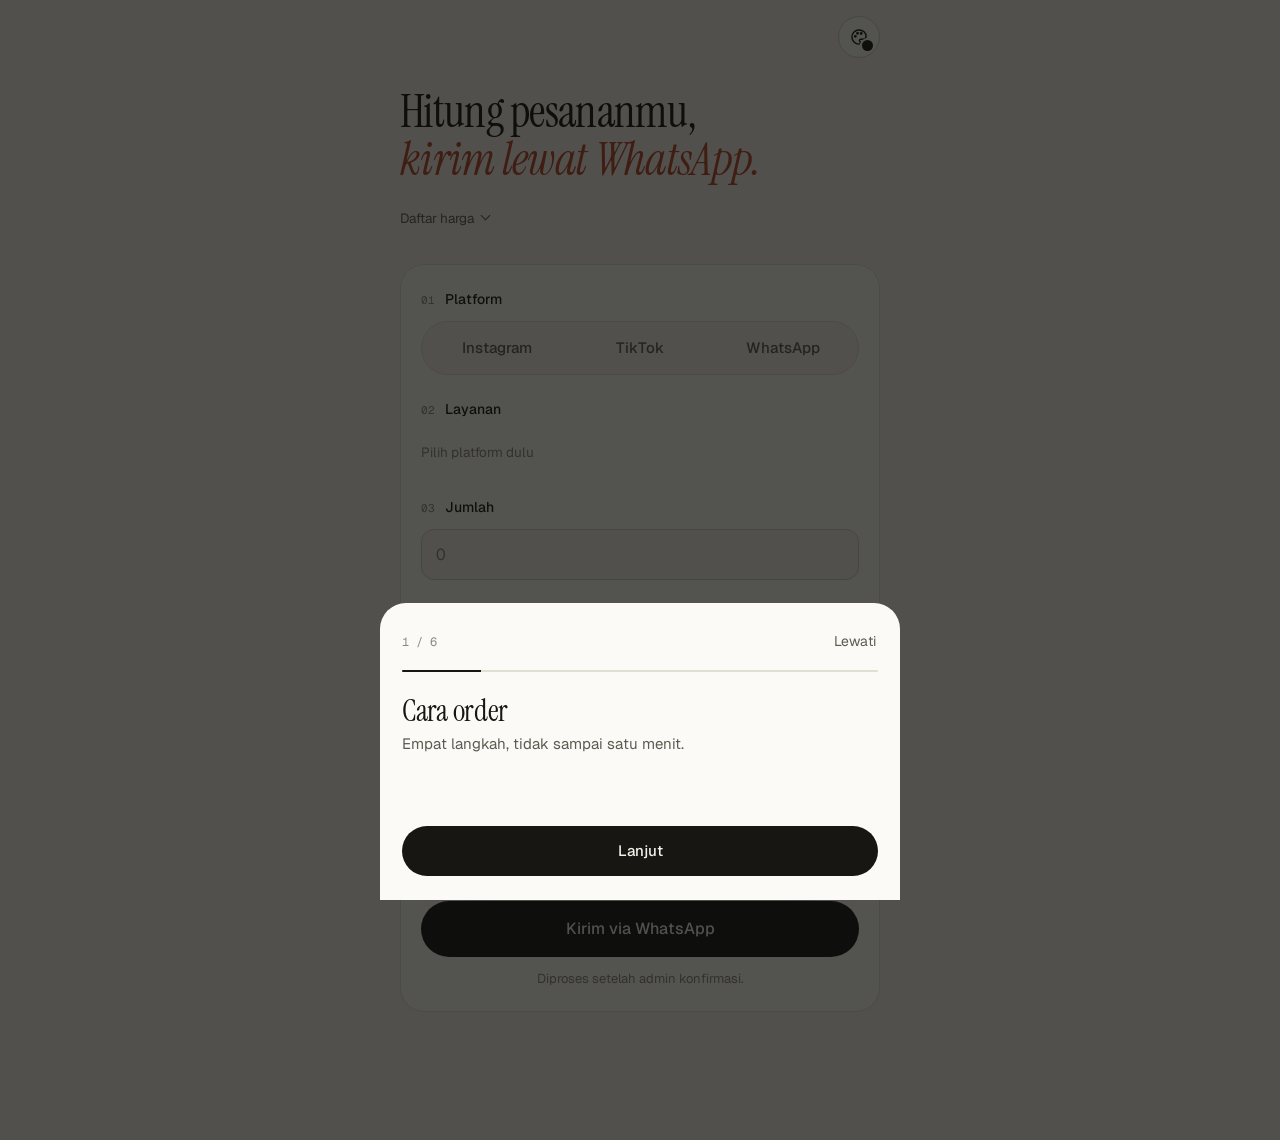
<file: index.html>
<!DOCTYPE html>
<html lang="id">
<head>
<meta charset="UTF-8">
<meta name="viewport" content="width=device-width, initial-scale=1, viewport-fit=cover">
<meta name="color-scheme" content="light dark">
<title>Suntik All Sosial Media</title>
<link rel="preconnect" href="https://fonts.googleapis.com">
<link rel="preconnect" href="https://fonts.gstatic.com" crossorigin>
<link href="https://fonts.googleapis.com/css2?family=Geist:wght@400;500;600&family=Geist+Mono:wght@400;500&family=Instrument+Serif:ital@0;1&display=swap" rel="stylesheet">
<link rel="stylesheet" href="style.css">
<script>try{var d=document.documentElement,s=localStorage;['brand','motion','ripple'].forEach(function(k){var v=s.getItem('kayz_'+k);if(v)d.setAttribute('data-'+k,v)})}catch(e){}</script>
</head>
<body>

<header class="top">
  <button class="theme-btn" id="themeBtn" type="button" aria-label="Warna dan animasi"><svg viewBox="0 0 24 24" width="20" height="20" fill="none" stroke="currentColor" stroke-width="1.7" stroke-linecap="round" stroke-linejoin="round" aria-hidden="true"><path d="M12 3.5a8.5 8.5 0 1 0 0 17c1.2 0 1.8-.8 1.8-1.6 0-1.4-1.3-1.5-1.3-2.7 0-.9.7-1.5 1.7-1.5H17a3.5 3.5 0 0 0 3.5-3.5C20.5 6.6 16.7 3.5 12 3.5z"/><circle cx="7.6" cy="11.2" r=".9" fill="currentColor"/><circle cx="10.2" cy="7.6" r=".9" fill="currentColor"/><circle cx="14.6" cy="7.8" r=".9" fill="currentColor"/></svg><i class="badge"></i></button>
</header>

<main class="wrap">

  <div class="view" id="view-theme" hidden>
    <h1>Warna<br><em>&amp; animasi.</em></h1>

    <div class="group">
      <div class="lbl">Warna</div>
      <div class="sw-list" id="swList"></div>
    </div>

    <div class="group">
      <div class="lbl">Gerak</div>
      <div class="seg" id="motionRow">
        <span class="thumb"></span>
        <button class="chip" type="button" data-k="smooth">Halus</button>
        <button class="chip" type="button" data-k="snappy">Lincah</button>
        <button class="chip" type="button" data-k="off">Mati</button>
      </div>
    </div>

    <div class="group">
      <button class="switch-row" id="rippleToggle" type="button" role="switch" aria-checked="true">
        <span>Riak saat diketuk</span>
        <i class="switch"><b></b></i>
      </button>
    </div>

    <button class="btn solid try" id="tryBtn" type="button">Coba ketuk</button>
  </div>

  <div class="view" id="view-home">
  <section class="hero rise" style="--i:0">
    <h1>Hitung pesananmu,<br><em>kirim lewat WhatsApp.</em></h1>
    <details class="prices">
      <summary>Daftar harga</summary>
      <div class="pl" id="rateGrid"></div>
    </details>
  </section>

  <section class="panel rise" style="--i:1">

    <div class="field">
      <div class="lbl"><i>01</i>Platform</div>
      <div class="seg" id="platformRow">
        <span class="thumb"></span>
        <button class="chip" type="button" data-val="Instagram (IG)">Instagram</button>
        <button class="chip" type="button" data-val="TikTok (TT)">TikTok</button>
        <button class="chip" type="button" data-val="WhatsApp (WA)">WhatsApp</button>
      </div>
      <div class="err" id="err-platform">Pilih platform.</div>
    </div>

    <div class="field">
      <div class="lbl"><i>02</i>Layanan</div>
      <div class="chip-row" id="layananRow">
        <span class="empty-hint">Pilih platform dulu</span>
      </div>
      <div class="hint" id="rateHint"></div>
      <div class="err" id="err-layanan">Pilih layanan.</div>
    </div>

    <div class="collapse" id="reactionWrap">
      <div>
        <div class="field" id="reactionField">
          <div class="lbl"><i>—</i>Reaction</div>
          <div class="chip-row" id="reactionRow">
            <button class="chip" type="button" data-val="Mix Acak (👍❤️😂😯🥺🙏)" data-emoji="👍❤️😂😯🥺🙏">Mix acak</button>
            <button class="chip" type="button" data-val="👍" data-emoji="👍">👍</button>
            <button class="chip" type="button" data-val="❤️" data-emoji="❤️">❤️</button>
            <button class="chip" type="button" data-val="😂" data-emoji="😂">😂</button>
            <button class="chip" type="button" data-val="😯" data-emoji="😯">😯</button>
            <button class="chip" type="button" data-val="🥺" data-emoji="🥺">🥺</button>
            <button class="chip" type="button" data-val="🙏" data-emoji="🙏">🙏</button>
          </div>
          <div class="err" id="err-reaction">Pilih mix atau satu emoji.</div>
        </div>
      </div>
    </div>

    <div class="field">
      <label class="lbl" for="jumlah"><i>03</i>Jumlah</label>
      <input type="number" id="jumlah" placeholder="0" min="1" step="1" inputmode="numeric">
      <div class="qty-quick" id="qtyQuick"></div>
      <div class="err" id="err-jumlah">Jumlah wajib diisi.</div>
    </div>

    <div class="field">
      <label class="lbl" for="target"><i>04</i>Target</label>
      <input type="text" id="target" inputmode="url" autocapitalize="off" autocomplete="off" spellcheck="false" placeholder="https://">
      <div class="err" id="err-target">Isi dengan link berawalan https://</div>
    </div>

    <div class="sum" id="breakdownBox">
      <div class="row"><span>Tarif</span><span id="bdRate">–</span></div>
      <div class="row"><span>Jumlah</span><span id="bdJumlah">–</span></div>
      <div class="row note off" id="bdNote"><span>Status</span><span class="note-text"><i class="dot"></i><span id="bdNoteText">–</span></span></div>
      <div class="total"><span>Total</span><strong id="bdTotal">Rp 0</strong></div>
    </div>

    <button class="cta" id="orderBtn" type="button">
      <span class="cta-a">Kirim via WhatsApp</span>
      <span class="cta-b">
        <svg class="chk" viewBox="0 0 24 24" width="18" height="18" fill="none" stroke="currentColor" stroke-width="2.2" stroke-linecap="round" stroke-linejoin="round" aria-hidden="true"><path d="M5 12.5l4.5 4.5L19 7.5" pathLength="1"/></svg>
        Membuka WhatsApp
      </span>
    </button>
    <p class="after">Diproses setelah admin konfirmasi.</p>
  </section>
  </div>

  <div class="view" id="view-support" hidden>
    <h1>Butuh<br><em>bantuan?</em></h1>
    <div class="rows">
      <button class="list-row" id="guideTour" type="button">Tutorial pesan <span>→</span></button>
      <a class="list-row" id="linkChat" href="#" target="_blank" rel="noopener">Admin <span id="linkChatNum"></span></a>
      <a class="list-row" id="linkChannel" href="#" target="_blank" rel="noopener">Saluran WhatsApp <span>↗</span></a>
      <a class="list-row" id="linkGroup" href="#" target="_blank" rel="noopener">Grup WhatsApp <span>↗</span></a>
    </div>
  </div>

</main>

<nav class="nav" id="nav" aria-label="Menu">
  <span class="nav-thumb"></span>
  <button class="tab" type="button" data-v="theme"><svg viewBox="0 0 24 24" width="20" height="20" fill="none" stroke="currentColor" stroke-width="1.8" stroke-linecap="round" stroke-linejoin="round" aria-hidden="true"><path d="M4 8h9M17 8h3M4 16h3M11 16h9"/><circle cx="15" cy="8" r="2"/><circle cx="9" cy="16" r="2"/></svg><span>Warna/Animasi</span></button>
  <button class="tab active" type="button" data-v="home"><svg viewBox="0 0 24 24" width="20" height="20" fill="none" stroke="currentColor" stroke-width="1.8" stroke-linecap="round" stroke-linejoin="round" aria-hidden="true"><path d="M4 11.5 12 5l8 6.5V19a1 1 0 0 1-1 1h-4v-5H9v5H5a1 1 0 0 1-1-1z"/></svg><span>Home</span></button>
  <button class="tab" type="button" data-v="support"><svg viewBox="0 0 24 24" width="20" height="20" fill="none" stroke="currentColor" stroke-width="1.8" stroke-linecap="round" stroke-linejoin="round" aria-hidden="true"><path d="M5 6h14a1 1 0 0 1 1 1v9a1 1 0 0 1-1 1h-8l-4 3v-3H5a1 1 0 0 1-1-1V7a1 1 0 0 1 1-1z"/></svg><span>Support</span></button>
</nav>

<div class="tut-highlight" id="tutHighlight"></div>
<div class="tut-overlay" id="tutOverlay">
  <div class="tut-modal">
    <div class="tut-head">
      <span class="tut-count" id="tutStepLabel">1 / 6</span>
      <button class="link-btn" id="tutSkip" type="button">Lewati</button>
    </div>
    <div class="tut-bar"><i id="tutBar"></i></div>
    <div class="tut-content" id="tutContent">
      <h3 id="tutTitle"></h3>
      <p id="tutBody"></p>
    </div>
    <div class="tut-actions">
      <button class="btn ghost hidden" id="tutBack" type="button">Kembali</button>
      <button class="btn solid" id="tutNext" type="button">Lanjut</button>
    </div>
  </div>
</div>

<script src="prices.js"></script>
<script src="core.js"></script>
<script src="ui.js"></script>
<script src="script.js"></script>
</body>
</html>
</file>
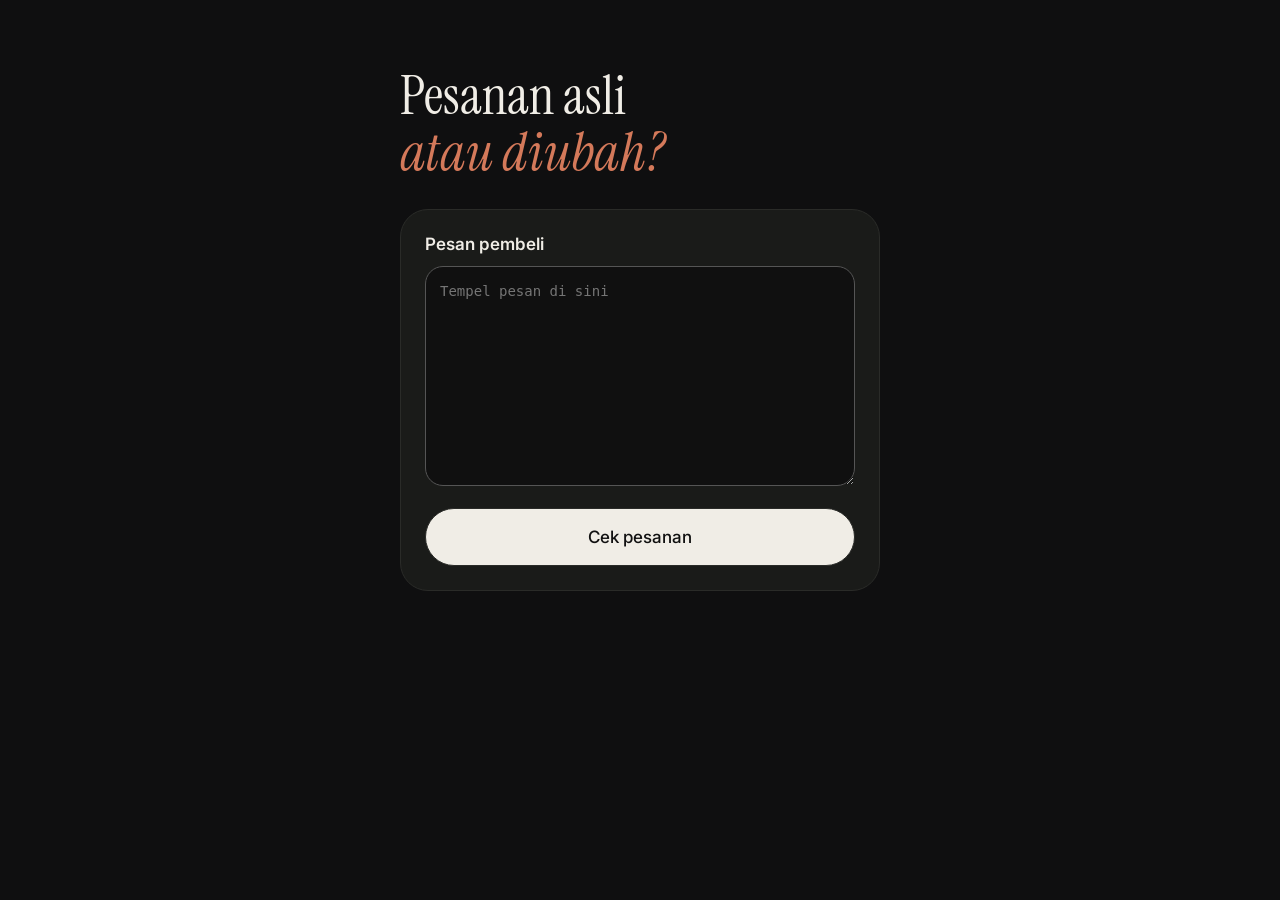
<file: verify.html>
<!DOCTYPE html>
<html lang="id">
<head>
<meta charset="UTF-8">
<meta name="viewport" content="width=device-width, initial-scale=1.0">
<meta name="robots" content="noindex">
<title>KAYZ — Cek Pesanan</title>
<link rel="preconnect" href="https://fonts.googleapis.com">
<link rel="stylesheet" href="https://fonts.googleapis.com/css2?family=Instrument+Serif:ital@0;1&family=Inter:wght@400;500;600&display=swap">
<style>
:root{--bg:#0f0f10;--card:#1a1b19;--line:#2a2b28;--text:#f0ede6;--muted:#a09d94;--accent:#d4795a;--ok:#7bc79a;--bad:#e5645a}
*{box-sizing:border-box}
html,body{margin:0;background:var(--bg);color:var(--text);font-family:Inter,system-ui,sans-serif}
.wrap{max-width:520px;margin:0 auto;padding:28px 20px 60px}
h1{font:400 54px/1.05 'Instrument Serif',Georgia,serif;margin:40px 0 28px}
h1 em{color:var(--accent)}
.card{background:var(--card);border:1px solid var(--line);border-radius:28px;padding:24px}
label{display:block;font-weight:600;font-size:17px;margin-bottom:12px}
textarea{width:100%;min-height:220px;background:#101010;color:var(--text);border:1px solid #555;border-radius:18px;padding:14px;font:14px/1.5 ui-monospace,Menlo,monospace;resize:vertical}
textarea:focus{outline:none;border-color:var(--text)}
button{font:500 17px Inter,sans-serif;border-radius:999px;padding:18px;cursor:pointer;border:1px solid var(--line)}
.primary{background:#f0ede6;color:#111;width:100%;margin-top:18px}
.ghost{background:transparent;color:var(--muted)}
#res{display:none;margin-top:24px;padding-top:24px;border-top:1px solid var(--line)}
#res.show{display:block}
.head{display:flex;align-items:center;gap:14px;font:400 36px 'Instrument Serif',Georgia,serif}
.badge{width:44px;height:44px;border-radius:50%;display:grid;place-items:center;font:600 22px Inter,sans-serif;color:#111}
.ok .badge{background:var(--ok)}.bad .badge{background:var(--bad)}
.info{margin:16px 0 0;color:var(--muted);font-size:17px;line-height:1.7}
.info b{color:var(--text)}
.target{margin-top:10px;font:15px/1.5 ui-monospace,Menlo,monospace;word-break:break-all}
.problems{margin:14px 0 0;padding-left:18px;color:var(--muted);line-height:1.7}
.row{display:flex;gap:12px;margin-top:20px}
.row button{flex:1}
</style>
</head>
<body>
<div class="wrap">
  <h1>Pesanan asli<br><em>atau diubah?</em></h1>
  <div class="card">
    <label for="raw">Pesan pembeli</label>
    <textarea id="raw" placeholder="Tempel pesan di sini"></textarea>
    <button class="primary" id="checkBtn">Cek pesanan</button>
    <div id="res"></div>
  </div>
</div>

<script src="prices.js"></script>
<script src="core.js"></script>
<script>
function line(text, label){
  // label harus ada di AWAL baris (setelah simbol), jadi isi target tidak bisa menyamar sebagai baris lain
  const re = new RegExp('^[^\\w\\n]*' + label + '\\s*:\\s*(.+?)\\s*$', 'mi');
  const m = text.match(re);
  return m ? m[1] : null;
}
function digits(s){ return Number(String(s).replace(/[^\d]/g, '')); }
function esc(s){ return String(s).replace(/[&<>"]/g, c => ({'&':'&amp;','<':'&lt;','>':'&gt;','"':'&quot;'}[c])); }

const raw = document.getElementById('raw');
const res = document.getElementById('res');

function check(){
  const text = raw.value;
  const platform = line(text, 'platform\\/aplikasi');
  const layanan  = line(text, 'layanan suntik');
  const jumlahS  = line(text, 'jumlah');
  const targetV  = line(text, 'target');
  const totalS   = line(text, 'total harga');
  const kode     = line(text, 'kode');
  const problems = [];

  if(!platform || !layanan || !jumlahS || !targetV || !totalS){
    problems.push('Format pesan tidak lengkap / tidak dikenali (kemungkinan diedit manual).');
  }
  let expected = null, claimed = null, qty = null;
  if(platform && layanan && jumlahS && totalS){
    qty = digits(jumlahS);
    claimed = digits(totalS);
    const label = layanan.replace(/\s*\(.*\)\s*$/, '');
    const svc = findService(platform, label);
    if(!svc){
      problems.push('Platform/layanan tidak ada di daftar harga.');
    } else {
      expected = calcTotal(svc, qty);
      if(qty < svc.min) problems.push(`Jumlah di bawah minimal (${svc.min}).`);
      if(qty > MAX_QTY) problems.push('Jumlah melebihi batas per pesanan.');
      if(claimed !== expected) problems.push(`Total harga TIDAK cocok. Di pesan: ${fmtRp(claimed)}, seharusnya: ${fmtRp(expected)}.`);
    }
    if(!isHttpsUrl(targetV)) problems.push('Target bukan link https:// yang valid.');
    if(!kode){
      problems.push('Kode verifikasi tidak ada.');
    } else {
      const want = orderCode({platform, layanan, qty, total: claimed, target: targetV});
      if(want !== kode) problems.push('Kode verifikasi tidak valid (isi pesan diubah setelah dibuat).');
    }
  }

  const ok = problems.length === 0;
  res.className = 'show ' + (ok ? 'ok' : 'bad');
  if(ok){
    res.innerHTML =
      `<div class="head"><span class="badge">✓</span>Pesanan asli</div>` +
      `<p class="info">Total <b>${fmtRp(expected)}</b> sesuai daftar harga.<br>Jumlah <b>${esc(jumlahS)}</b></p>` +
      `<div class="target">${esc(targetV)}</div>` +
      `<div class="row"><button class="primary" style="margin:0" id="copyBtn">Salin target</button><button class="ghost" id="againBtn">Cek lagi</button></div>`;
    document.getElementById('copyBtn').addEventListener('click', async e => {
      const btn = e.currentTarget;
      try{ await navigator.clipboard.writeText(targetV); }
      catch(err){
        const ta = document.createElement('textarea');
        ta.value = targetV; document.body.appendChild(ta); ta.select();
        document.execCommand('copy'); ta.remove();
      }
      btn.textContent = '✓ Tersalin';
      setTimeout(() => btn.textContent = 'Salin target', 1500);
    });
  } else {
    res.innerHTML =
      `<div class="head"><span class="badge">!</span>Mencurigakan</div>` +
      `<ul class="problems">${problems.map(p => '<li>' + esc(p) + '</li>').join('')}</ul>` +
      (expected !== null ? `<p class="info">Harga yang benar: <b>${fmtRp(expected)}</b></p>` : '') +
      `<div class="row"><button class="ghost" id="againBtn">Cek lagi</button></div>`;
  }
  document.getElementById('againBtn').addEventListener('click', () => {
    raw.value = ''; res.className = ''; res.innerHTML = ''; raw.focus();
  });
}
document.getElementById('checkBtn').addEventListener('click', check);
</script>
</body>
</html>
</file>
<file: style.css>
:root {
  --bg:#f4f1ea;
  --surface:#fcfaf6;
  --ink:#171613;
  --ink-2:#5e5a51;
  --mute:#8d887c;
  --line:#e3ded2;
  --line-2:#d3cdbf;
  --accent:#b8472a;
  --ok:#2f7a55;
  --warn:#b4781f;
  --err:#c0392b;
  --ease:cubic-bezier(.22,1,.36,1);
  --serif:'Instrument Serif',Georgia,'Times New Roman',serif;
  --sans:'Geist',system-ui,-apple-system,'Segoe UI',Roboto,sans-serif;
  --mono:'Geist Mono',ui-monospace,SFMono-Regular,Menlo,monospace;
}

@media (prefers-color-scheme:dark) {
  :root {
    --bg:#11110f;
    --surface:#191916;
    --ink:#f0ede4;
    --ink-2:#b5b0a3;
    --mute:#7d796e;
    --line:#2a2924;
    --line-2:#3a3932;
    --accent:#e5835f;
    --ok:#6cc79b;
    --warn:#e0a850;
    --err:#ef7a6b;
  }
}

/* warna utama tombol (bisa dipilih lewat bulatan kanan atas) */
:root { --brand:var(--ink); --on-brand:var(--bg); }
:root[data-brand="clay"]   { --brand:#b8472a; --on-brand:#fff; --accent:#b8472a; }
:root[data-brand="forest"] { --brand:#2f6b4f; --on-brand:#fff; --accent:#2f6b4f; }
:root[data-brand="ocean"]  { --brand:#2d5fa8; --on-brand:#fff; --accent:#2d5fa8; }
:root[data-brand="plum"]   { --brand:#7a3f8f; --on-brand:#fff; --accent:#7a3f8f; }
:root[data-brand="rose"]   { --brand:#c23a6b; --on-brand:#fff; --accent:#c23a6b; }
@media (prefers-color-scheme:dark) {
  :root[data-brand="clay"]   { --brand:#e5835f; --on-brand:#1a0f0a; --accent:#e5835f; }
  :root[data-brand="forest"] { --brand:#6cc79b; --on-brand:#0b1a12; --accent:#6cc79b; }
  :root[data-brand="ocean"]  { --brand:#7fa7e8; --on-brand:#0c1626; --accent:#7fa7e8; }
  :root[data-brand="plum"]   { --brand:#c08ad6; --on-brand:#1a0f20; --accent:#c08ad6; }
  :root[data-brand="rose"]   { --brand:#f07aa5; --on-brand:#26101a; --accent:#f07aa5; }
}

* { box-sizing:border-box; -webkit-tap-highlight-color:transparent; }

html { scroll-behavior:smooth; color-scheme:light dark; }

body {
  margin:0;
  background:var(--bg);
  color:var(--ink);
  font:400 15px/1.5 var(--sans);
  -webkit-font-smoothing:antialiased;
  padding-bottom:env(safe-area-inset-bottom);
}

button { font:inherit; color:inherit; background:none; border:0; padding:0; cursor:pointer; -webkit-appearance:none; appearance:none; }

/* ---------- animasi dasar ---------- */
@keyframes fadeUp { from { opacity:0; transform:translateY(8px); } to { opacity:1; transform:none; } }
@keyframes pop { 0% { transform:scale(.94); } 55% { transform:scale(1.035); } 100% { transform:scale(1); } }
@keyframes shake { 0%,100% { transform:translateX(0); } 20% { transform:translateX(-5px); } 45% { transform:translateX(4px); } 70% { transform:translateX(-2px); } }
@keyframes bump { 0% { transform:scale(1); } 40% { transform:scale(1.012); } 100% { transform:scale(1); } }

.rise { animation:fadeUp .7s var(--ease) backwards; animation-delay:calc(var(--i,0) * 90ms); }

/* ---------- layout ---------- */
.top, .wrap { max-width:520px; margin:0 auto; }

.top {
  display:flex;
  align-items:center;
  justify-content:flex-end;
  padding:calc(16px + env(safe-area-inset-top)) 20px 0;
}

.wrap { padding:0 20px 128px; }

.logo {
  font-family:var(--serif);
  font-size:23px;
  line-height:1.04;
  color:var(--ink);
  text-decoration:none;
  letter-spacing:-.01em;
}
.logo i { font-style:normal; color:var(--accent); }

.link-btn {
  font-size:14px;
  color:var(--ink-2);
  padding:8px 2px;
  background:linear-gradient(currentColor,currentColor) 0 100% / 0 1px no-repeat;
  transition:background-size .35s var(--ease), color .2s, transform .18s var(--ease);
}
.link-btn:active { transform:scale(.94); }
@media (hover:hover) { .link-btn:hover { color:var(--ink); background-size:100% 1px; } }

.tag { font-size:13px; color:var(--mute); }

/* ---------- hero ---------- */
.hero { padding:30px 0 4px; }

h1 {
  font-family:var(--serif);
  font-weight:400;
  font-size:clamp(34px,9.4vw,46px);
  line-height:1.04;
  letter-spacing:-.015em;
  margin:0;
}
h1 em { color:var(--accent); }

.prices { margin-top:18px; }
.prices summary {
  list-style:none;
  display:inline-flex;
  align-items:center;
  gap:8px;
  font-size:13.5px;
  color:var(--ink-2);
  cursor:pointer;
  padding:6px 0;
  transition:color .2s, transform .18s var(--ease);
  user-select:none;
}
.prices summary::-webkit-details-marker { display:none; }
.prices summary::after {
  content:'';
  width:6px; height:6px;
  border-right:1.5px solid currentColor;
  border-bottom:1.5px solid currentColor;
  transform:translateY(-2px) rotate(45deg);
  transition:transform .35s var(--ease);
}
.prices[open] summary::after { transform:translateY(1px) rotate(-135deg); }
.prices summary:active { transform:scale(.96); }
@media (hover:hover) { .prices summary:hover { color:var(--ink); } }

.pl { display:grid; gap:18px; padding:14px 0 4px; }
.prices[open] .pl { animation:fadeUp .45s var(--ease); }
.pl-name { font-size:12px; letter-spacing:.08em; text-transform:uppercase; color:var(--mute); margin-bottom:4px; }
.pl-row { display:flex; justify-content:space-between; padding:7px 0; border-bottom:1px solid var(--line); font-size:14px; }
.pl-row span:last-child { font-variant-numeric:tabular-nums; }
.pl-row em { font-style:normal; color:var(--mute); }

/* ---------- panel & form ---------- */
.panel {
  margin-top:26px;
  padding:24px 20px 22px;
  background:var(--surface);
  border:1px solid var(--line);
  border-radius:24px;
}

.field { margin-bottom:24px; }

.lbl {
  display:flex;
  align-items:baseline;
  gap:10px;
  font-size:14px;
  font-weight:500;
  margin-bottom:11px;
}
.lbl i { font:400 11px var(--mono); color:var(--mute); font-style:normal; }

/* segmented control dengan thumb yang meluncur */
.seg {
  position:relative;
  display:grid;
  grid-template-columns:repeat(3,1fr);
  padding:4px;
  background:var(--bg);
  border:1px solid var(--line);
  border-radius:999px;
  transition:border-color .2s;
}
.thumb {
  position:absolute;
  top:4px; bottom:4px; left:0;
  width:0;
  border-radius:999px;
  background:var(--brand);
  opacity:0;
  pointer-events:none;
  transition:transform .5s var(--ease), width .5s var(--ease), opacity .2s, background-color .4s;
}
.thumb.on { opacity:1; }
.seg .chip {
  position:relative;
  z-index:1;
  padding:11px 0;
  text-align:center;
  font-weight:500;
  color:var(--ink-2);
  border-radius:999px;
  overflow:hidden;
  transition:color .3s, transform .18s var(--ease);
}
.seg .chip.active { color:var(--on-brand); }
.seg .chip:active { transform:scale(.94); }

/* chip layanan */
.chip-row { display:flex; gap:8px; flex-wrap:wrap; min-height:42px; align-items:center; }

.chip-row .chip {
  position:relative;
  overflow:hidden;
  padding:10px 16px;
  border:1px solid var(--line-2);
  border-radius:999px;
  color:var(--ink-2);
  font-weight:500;
  font-size:14px;
  transition:background .25s, color .25s, border-color .25s, transform .18s var(--ease);
  animation:fadeUp .5s var(--ease) backwards;
  animation-delay:calc(var(--i,0) * 55ms);
}
.chip-row .chip:active { transform:scale(.94); }
@media (hover:hover) { .chip-row .chip:not(.active):hover { border-color:var(--ink); color:var(--ink); } }
.chip-row .chip.active {
  background:var(--brand);
  border-color:var(--brand);
  color:var(--on-brand);
  animation:pop .4s var(--ease);
}

.empty-hint { font-size:13.5px; color:var(--mute); }

/* collapse (reaction) */
.collapse { display:grid; grid-template-rows:0fr; transition:grid-template-rows .45s cubic-bezier(.22,1,.36,1); }
.collapse > div { overflow:hidden; min-height:0; visibility:hidden; transition:visibility 0s .45s; }
.collapse.open { grid-template-rows:1fr; }
.collapse.open > div { visibility:visible; transition-delay:0s; }

/* input */
input[type=text], input[type=number], textarea {
  width:100%;
  padding:14px;
  border-radius:13px;
  border:1px solid var(--line-2);
  background:var(--bg);
  color:var(--ink);
  font:400 16px var(--sans);
  outline:none;
  transition:border-color .2s, box-shadow .25s, transform .3s var(--ease);
}
input[type=number] { -moz-appearance:textfield; appearance:textfield; font-variant-numeric:tabular-nums; }
input[type=number]::-webkit-outer-spin-button, input[type=number]::-webkit-inner-spin-button { -webkit-appearance:none; margin:0; }
input::placeholder, textarea::placeholder { color:var(--mute); }
input:focus, textarea:focus { border-color:var(--ink); box-shadow:0 0 0 4px color-mix(in srgb, var(--ink) 8%, transparent); }
input.bump { animation:bump .35s var(--ease); }

.qty-quick { display:flex; gap:8px; margin-top:10px; flex-wrap:wrap; }
.qty-quick:empty { display:none; }
.qty-btn {
  position:relative;
  overflow:hidden;
  padding:6px 13px;
  border:1px solid var(--line);
  border-radius:999px;
  font:400 12.5px var(--mono);
  color:var(--ink-2);
  transition:border-color .2s, color .2s, transform .18s var(--ease);
  animation:fadeUp .45s var(--ease) backwards;
  animation-delay:calc(var(--i,0) * 45ms);
}
.qty-btn:active { transform:scale(.92); }
@media (hover:hover) { .qty-btn:hover { border-color:var(--ink); color:var(--ink); } }

.hint { font-size:13px; color:var(--mute); margin-top:10px; }
.hint:empty { display:none; }
.hint.swap { animation:fadeUp .4s var(--ease); }

/* error */
.err {
  max-height:0;
  opacity:0;
  overflow:hidden;
  font-size:13px;
  color:var(--err);
  transform:translateY(-4px);
  transition:max-height .3s var(--ease), opacity .3s, transform .3s var(--ease), margin .3s;
}
.err.show { max-height:48px; opacity:1; transform:none; margin-top:9px; }

.field.invalid { animation:shake .4s var(--ease); }
.field.invalid input { border-color:var(--err); }
.field.invalid .seg { border-color:var(--err); }
.field.invalid .chip-row .chip { border-color:var(--err); }

/* ringkasan */
.sum { padding-top:18px; border-top:1px solid var(--line); }
.sum .row { display:flex; justify-content:space-between; align-items:center; padding:5px 0; font-size:14px; color:var(--mute); }
.sum .row > span:last-child { color:var(--ink); font-variant-numeric:tabular-nums; }
.sum .note { transition:opacity .35s; }
.sum .note.off { opacity:0; }
.note-text { display:inline-flex; align-items:center; gap:8px; }
.note .dot { width:7px; height:7px; border-radius:50%; background:var(--mute); transition:background .3s; }
.note.perm .dot { background:var(--ok); }
.note.nonperm .dot { background:var(--warn); }

.total { display:flex; justify-content:space-between; align-items:baseline; margin-top:12px; }
.total span { font-size:14px; color:var(--mute); }
.total strong {
  font-family:var(--serif);
  font-weight:400;
  font-size:44px;
  line-height:1;
  letter-spacing:-.015em;
  font-variant-numeric:tabular-nums;
}

/* tombol */
.cta {
  position:relative;
  display:grid;
  place-items:center;
  width:100%;
  height:56px;
  margin-top:22px;
  border-radius:999px;
  background:var(--brand);
  color:var(--on-brand);
  font-size:16px;
  font-weight:500;
  overflow:hidden;
  transition:transform .2s var(--ease), opacity .2s, background-color .4s;
}
.cta:active { transform:scale(.975); }
.cta-a, .cta-b {
  grid-area:1 / 1;
  display:inline-flex;
  align-items:center;
  gap:10px;
  transition:transform .5s var(--ease), opacity .3s;
}
.cta-b { opacity:0; transform:translateY(130%); }
.cta.sent .cta-a { opacity:0; transform:translateY(-130%); }
.cta.sent .cta-b { opacity:1; transform:none; }
.cta .chk path { stroke-dasharray:1; stroke-dashoffset:1; transition:stroke-dashoffset .5s var(--ease) .2s; }
.cta.sent .chk path { stroke-dashoffset:0; }
.cta::after {
  content:'';
  position:absolute;
  left:0; right:0; bottom:0;
  height:3px;
  background:currentColor;
  opacity:.28;
  transform:scaleX(0);
  transform-origin:left;
}
.cta.sent::after { transform:scaleX(1); transition:transform 2.4s linear; }

.after { margin:12px 0 0; text-align:center; font-size:13px; color:var(--mute); }

/* tombol umum */
.btn {
  position:relative;
  overflow:hidden;
  flex:1;
  height:50px;
  border-radius:999px;
  font-weight:500;
  font-size:15px;
  transition:transform .18s var(--ease), opacity .2s, background .2s;
}
.btn:active { transform:scale(.96); }
.btn.solid { background:var(--brand); color:var(--on-brand); transition:transform .18s var(--ease), background-color .4s; }
.btn.ghost { border:1px solid var(--line-2); color:var(--ink-2); }
.btn.hidden, .hidden { display:none; }

.list-row {
  position:relative;
  overflow:hidden;
  display:flex;
  justify-content:space-between;
  align-items:center;
  width:100%;
  padding:17px 0;
  border-top:1px solid var(--line);
  font-size:16px;
  color:var(--ink);
  text-decoration:none;
  text-align:left;
  transition:opacity .2s, transform .18s var(--ease);
}
.list-row span { color:var(--mute); transition:transform .3s var(--ease), color .2s; }
.list-row:active { opacity:.55; transform:scale(.985); }
.list-row:active span { transform:translateX(4px); color:var(--ink); }

/* ---------- tutorial ---------- */
.tut-highlight {
  position:fixed;
  z-index:119;
  pointer-events:none;
  border-radius:16px;
  box-shadow:0 0 0 9999px rgba(12,12,10,.7), 0 0 0 2px rgba(255,255,255,.85);
  opacity:0;
  transition:top .45s cubic-bezier(.22,1,.36,1), left .45s cubic-bezier(.22,1,.36,1), width .45s cubic-bezier(.22,1,.36,1), height .45s cubic-bezier(.22,1,.36,1), opacity .25s;
}
.tut-highlight.dim { box-shadow:0 0 0 9999px rgba(12,12,10,.7); }
.tut-highlight.show { opacity:1; }

.tut-overlay {
  position:fixed; inset:0;
  z-index:120;
  display:flex;
  align-items:flex-end;
  justify-content:center;
  opacity:0;
  pointer-events:none;
  transition:opacity .25s;
}
.tut-overlay.show { opacity:1; pointer-events:auto; }

.tut-modal {
  position:relative;
  width:100%;
  max-width:520px;
  padding:20px 22px calc(24px + env(safe-area-inset-bottom));
  background:var(--surface);
  border-radius:26px 26px 0 0;
  max-height:82vh;
  overflow-y:auto;
  overscroll-behavior:contain;
  transform:translateY(40px);
  transition:transform .55s var(--ease);
}
.tut-overlay.show .tut-modal { transform:none; }

.tut-head { display:flex; justify-content:space-between; align-items:center; }
.tut-count { font:400 12px var(--mono); color:var(--mute); }
.tut-bar { height:2px; background:var(--line); border-radius:2px; margin-top:10px; overflow:hidden; }
.tut-bar i { display:block; height:100%; width:0; background:var(--brand); transition:width .55s var(--ease); }
.tut-content { min-height:112px; }
.tut-content.in { animation:fadeUp .45s var(--ease); }
.tut-content h3 { margin:22px 0 6px; font-family:var(--serif); font-weight:400; font-size:30px; line-height:1.1; letter-spacing:-.01em; }
.tut-content p { margin:0; color:var(--ink-2); }
.tut-actions { display:flex; gap:10px; margin-top:20px; }

/* ---------- halaman cek pesanan ---------- */
textarea#raw {
  display:block;
  min-height:190px;
  resize:vertical;
  font:400 13.5px/1.6 var(--mono);
}
textarea#raw.wipe { opacity:0; transform:translateY(-6px) scale(.99); transition:opacity .35s, transform .35s var(--ease); }
.field.invalid textarea { border-color:var(--err); }

.res { display:none; margin-top:22px; padding-top:20px; border-top:1px solid var(--line); }
.res.show { display:block; animation:fadeUp .55s var(--ease); }
.res-head { display:flex; align-items:center; gap:12px; }
.res-head h2 { margin:0; font-family:var(--serif); font-weight:400; font-size:32px; line-height:1; letter-spacing:-.01em; }
.ico { display:grid; place-items:center; width:32px; height:32px; border-radius:50%; color:#fff; flex:none; }
.res.ok .ico { background:var(--ok); }
.res.bad .ico { background:var(--err); }
.ico path { stroke-dasharray:1; stroke-dashoffset:1; }
.res.show .ico path { animation:draw .6s var(--ease) .15s forwards; }
@keyframes draw { to { stroke-dashoffset:0; } }

.res-body { margin:14px 0 0; color:var(--ink-2); font-size:14.5px; }
.res-body ul { margin:0; padding:0; list-style:none; }
.res-body li { padding:6px 0 6px 16px; position:relative; }
.res-body li::before { content:''; position:absolute; left:0; top:15px; width:6px; height:6px; border-radius:50%; background:var(--err); }
.res-body .tgt { display:block; margin-top:6px; font:400 13px/1.5 var(--mono); color:var(--ink); word-break:break-all; }
.res-body b { color:var(--ink); font-weight:500; }
.res-actions { display:flex; gap:10px; margin-top:20px; }


/* ketukan (ripple) */
.ripple {
  position:absolute;
  border-radius:50%;
  background:currentColor;
  opacity:.22;
  transform:scale(0);
  pointer-events:none;
  animation:ripple .65s var(--ease) forwards;
}
@keyframes ripple { to { transform:scale(1); opacity:0; } }

/* bulatan pilih warna */
.theme-btn {
  position:relative;
  overflow:hidden;
  display:grid;
  place-items:center;
  width:42px; height:42px;
  border-radius:50%;
  background:var(--surface);
  border:1px solid var(--line-2);
  color:var(--ink);
  transition:transform .25s var(--ease), border-color .3s;
}
.theme-btn svg { transition:transform .5s var(--ease); }
.theme-btn:active { transform:scale(.9); }
.theme-btn:active svg { transform:rotate(-14deg); }
@media (hover:hover) { .theme-btn:hover { border-color:var(--brand); } }
.theme-btn .badge {
  position:absolute;
  right:6px; bottom:6px;
  width:11px; height:11px;
  border-radius:50%;
  background:var(--brand);
  box-shadow:0 0 0 2px var(--surface);
  transition:background-color .4s;
}

/* ---------- halaman (home / warna / support) ---------- */
.view[hidden] { display:none; }
.view.in-r { animation:slideR .55s var(--ease) backwards; }
.view.in-l { animation:slideL .55s var(--ease) backwards; }
@keyframes slideR { from { opacity:0; transform:translateX(34px); } to { opacity:1; transform:none; } }
@keyframes slideL { from { opacity:0; transform:translateX(-34px); } to { opacity:1; transform:none; } }

.rows { margin-top:20px; }
.rows .list-row:last-child { border-bottom:1px solid var(--line); }
#linkChatNum { font-variant-numeric:tabular-nums; }

.view > h1:first-child { margin-top:30px; }
.group { margin-top:28px; }
.try { width:100%; margin-top:6px; }
.btn.bounce { animation:pop .5s var(--ease); }

/* pilihan warna */
.sw-list { position:relative; display:flex; flex-wrap:wrap; gap:14px 12px; padding:5px; }
.sw {
  position:relative;
  overflow:hidden;
  width:40px; height:40px;
  border-radius:50%;
  background:var(--c);
  transition:transform .25s var(--ease);
}
.sw:active { transform:scale(.8); }
.sw.on { animation:pop .45s var(--ease); }
.sw .ripple { background:#fff; }
.sw-ring {
  position:absolute;
  left:0; top:0;
  width:50px; height:50px;
  margin:0;
  border-radius:50%;
  border:2px solid var(--ink);
  pointer-events:none;
  transition:transform .55s var(--ease);
}

/* saklar */
.switch-row {
  position:relative;
  overflow:hidden;
  display:flex;
  justify-content:space-between;
  align-items:center;
  width:100%;
  padding:16px 0;
  border-top:1px solid var(--line);
  border-bottom:1px solid var(--line);
  font-size:16px;
  text-align:left;
}
.switch { position:relative; flex:none; width:48px; height:28px; border-radius:999px; background:var(--line-2); transition:background-color .35s; }
.switch b { position:absolute; top:3px; left:3px; width:22px; height:22px; border-radius:50%; background:#fff; box-shadow:0 1px 3px rgba(0,0,0,.25); transition:transform .5s var(--ease); }
.switch-row[aria-checked="true"] .switch { background:var(--brand); }
.switch-row[aria-checked="true"] .switch b { transform:translateX(20px); }
.switch-row:active .switch b { width:26px; }
.switch-row[aria-checked="true"]:active .switch b { transform:translateX(16px); }

/* ---------- menu bawah ---------- */
.nav {
  position:fixed;
  left:50%;
  bottom:calc(14px + env(safe-area-inset-bottom));
  z-index:80;
  display:grid;
  grid-template-columns:repeat(3,1fr);
  width:min(400px, calc(100% - 28px));
  padding:5px;
  background:var(--surface);
  border:1px solid var(--line);
  border-radius:999px;
  box-shadow:0 18px 40px -18px rgba(0,0,0,.35);
  transform:translateX(-50%);
  transition:transform .5s var(--ease);
}
.nav.away { transform:translate(-50%, 180%); }
.nav-thumb {
  position:absolute;
  top:5px; bottom:5px; left:0;
  width:0;
  border-radius:999px;
  background:var(--brand);
  opacity:0;
  pointer-events:none;
  transition:transform .55s var(--ease), width .55s var(--ease), opacity .2s, background-color .4s;
}
.nav-thumb.on { opacity:1; }
.tab {
  position:relative;
  z-index:1;
  overflow:hidden;
  display:flex;
  flex-direction:column;
  align-items:center;
  gap:3px;
  padding:9px 0 8px;
  border-radius:999px;
  color:var(--ink-2);
  font-size:11px;
  font-weight:500;
  white-space:nowrap;
  transition:color .3s, transform .18s var(--ease);
}
.tab:active { transform:scale(.93); }
.tab.active { color:var(--on-brand); }
.tab.active svg { animation:pop .5s var(--ease); }

/* ---------- pengaturan gerak ---------- */
:root[data-motion="snappy"] { --ease:cubic-bezier(.34,1.56,.64,1); }
:root[data-ripple="off"] .ripple { display:none; }
:root[data-motion="off"] *, :root[data-motion="off"] *::before, :root[data-motion="off"] *::after {
  animation-duration:.01ms !important;
  animation-iteration-count:1 !important;
  transition-duration:.01ms !important;
  transition-delay:0s !important;
  scroll-behavior:auto !important;
}

@media (prefers-reduced-motion:reduce) {
  *, *::before, *::after {
    animation-duration:.01ms !important;
    animation-iteration-count:1 !important;
    transition-duration:.01ms !important;
    transition-delay:0s !important;
    scroll-behavior:auto !important;
  }
}
</file>
